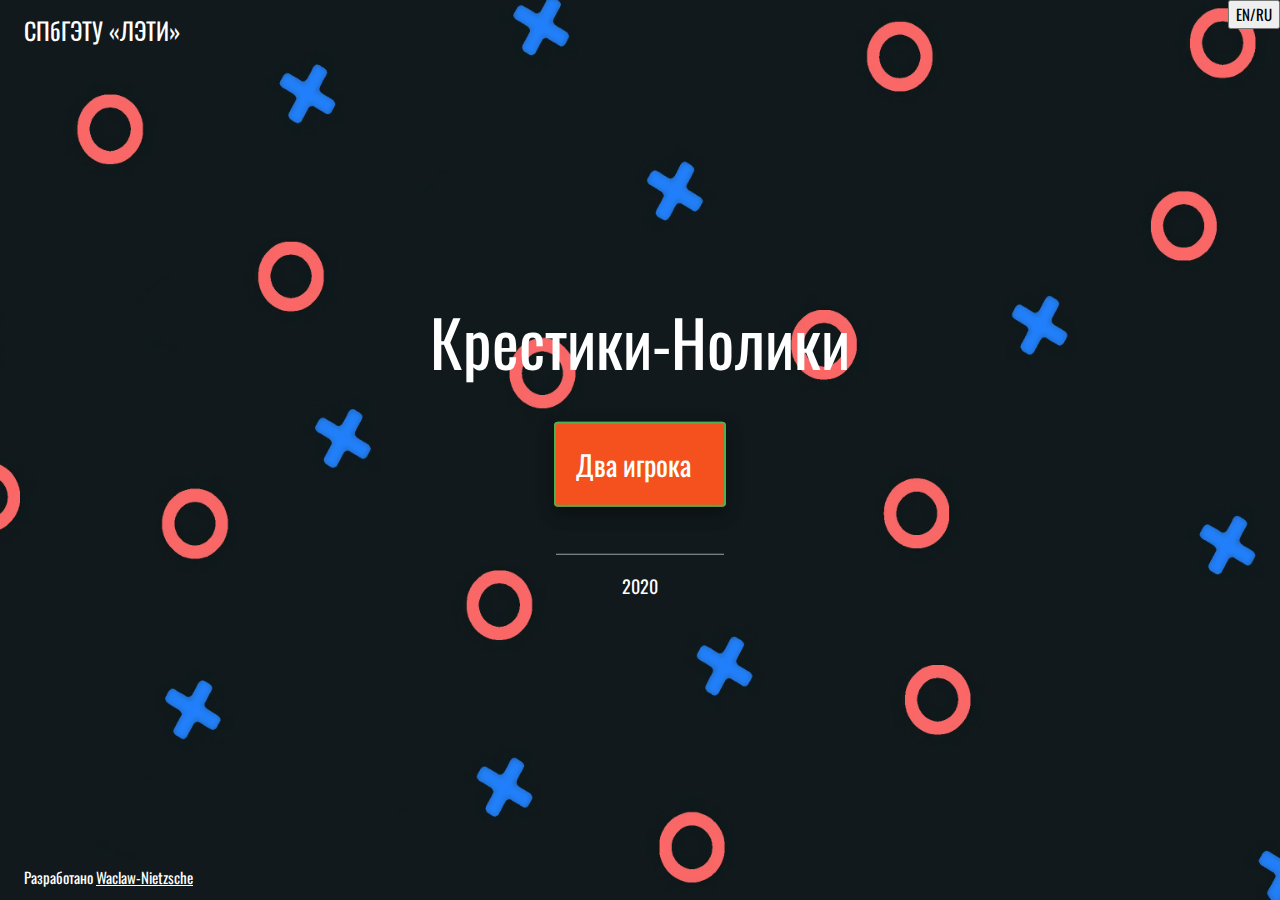
<file: web/index.html>
<!DOCTYPE html>
<html>
    <head>
        <script src="https://ajax.googleapis.com/ajax/libs/jquery/3.4.1/jquery.min.js"></script>
        <script src="javascript/LanguageControl.js"></script>
    </head>
    <title>Крестики-Нолики</title>
    <meta charset="UTF-8">
    <meta name="viewport" content="width=device-width, initial-scale=1">
    <link rel="stylesheet" href="https://www.w3schools.com/w3css/4/w3.css">
    <link rel="stylesheet" href="https://fonts.googleapis.com/css?family=Oswald">
    <style>
        body,h1 {font-family: "Oswald", sans-serif}
        body, html {height: 100%}
        .bgimg
        {
            background-image: url('views/background.png');
            min-height: 100%;
            background-position: center;
            background-size: cover;
        }
        .button
        {
            border-radius: 4px;
            background-color: #f4511e;
            box-shadow: 0 8px 16px 0 rgba(0,0,0,0.2), 0 6px 20px 0 rgba(0,0,0,0.19);
            border: 2px solid #4CAF50;
            color: #FFFFFF;
            text-align: center;
            font-size: 28px;
            padding: 20px;
            width: 200px;
            transition: all 0.5s;
            cursor: pointer;
            margin: 5px;
        }
        .button span
        {
            cursor: pointer;
            display: inline-block;
            position: center;
            transition: 0.5s;
        }
        .button span:after
        {
            content: '\00bb';
            position: center;
            opacity: 0;
            top: 0;
            right: -20px;
            transition: 0.5s;
        }
        .button:hover span
        {
            padding-right: 25px;
        }
        .button:hover span:after
        {
            opacity: 1;
            right: 0;
        }
    </style>
    <body>
        <div class="bgimg w3-display-container w3-text-white">
            <button id="switch-lang" class="w3-display-topright">EN/RU</button>
            <div class="w3-display-topleft w3-padding-large w3-xlarge">
                <span lang="ru">СПбГЭТУ «ЛЭТИ»</span>
                <span lang="en">SPSETU «LETI»</span>
            </div>
            <div align="center" class="w3-display-middle">
                <h1 lang="ru" class="w3-jumbo w3-animate-top">Крестики-Нолики</h1>
                <h1 lang="en" class="w3-jumbo w3-animate-top">Tic-Tac-Toe</h1>
                <br></br>
                <a lang="ru" href="vsplay.html" class="button"><span>Два игрока</span></a>
                <a lang="en" href="vsplay.html" class="button"><span>Two players</span></a>
                <br></br>
                <br></br>
                <hr class="w3-border-grey" style="margin: auto; width: 40%">
                <p class="w3-large w3-center">2020</p>
            </div>
            <div lang="ru" class="w3-display-bottomleft w3-padding-large">
                Разработано <a href="https://github.com/Waclaw-Nietzsche" target="_blank">Waclaw-Nietzsche</a>
            </div>
            <div lang="en" class="w3-display-bottomleft w3-padding-large">
                Developed by <a href="https://github.com/Waclaw-Nietzsche" target="_blank">Waclaw-Nietzsche</a>
            </div>
        </div>
    </body>
</html>
</file>
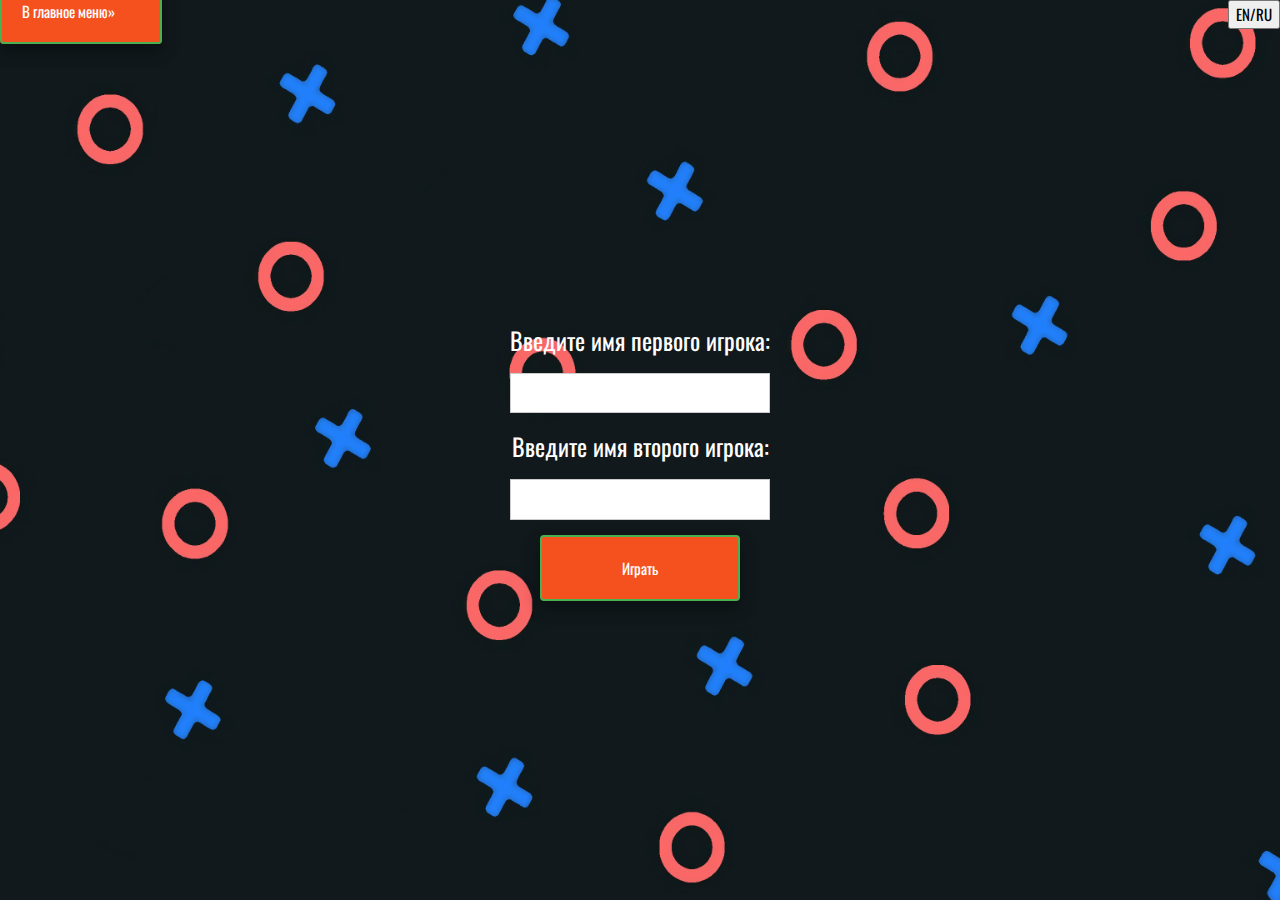
<file: web/vsplay.html>
<!DOCTYPE html>
<html>
    <head>
        <script src="https://ajax.googleapis.com/ajax/libs/jquery/3.4.1/jquery.min.js"></script>
        <script src="javascript/LanguageControl.js"></script>
    </head>
    <meta charset="UTF-8">
    <meta name="viewport" content="width=device-width, initial-scale=1">
    <link rel="stylesheet" href="https://www.w3schools.com/w3css/4/w3.css">
    <link rel="stylesheet" href="https://fonts.googleapis.com/css?family=Oswald">
    <style>
        body,h1 {font-family: "Oswald", sans-serif}
        body, html {height: 100%}
        .bgimg
        {
            background-image: url('views/background.png');
            min-height: 100%;
            background-position: center;
            background-size: cover;
        }
        .bbutton
        {
            border-radius: 4px;
            background-color: #f4511e;
            box-shadow: 0 8px 16px 0 rgba(0,0,0,0.2), 0 6px 20px 0 rgba(0,0,0,0.19);
            border: 2px solid #4CAF50;
            color: #FFFFFF;
            text-align: center;
            font-size: 15px;
            padding: 20px;
            width: 200px;
            transition: all 0.5s;
            cursor: pointer;
            margin: auto;
        }
        .bbutton span
        {
            cursor: pointer;
            display: inline-block;
            position: center;
            transition: 0.5s;
        }
        .bbutton span:after
        {
            content: '\00bb';
            position: center;
            opacity: 0;
            top: 0;
            right: -20px;
            transition: 0.5s;
        }
        .bbutton:hover span
        {
            padding-right: 25px;
        }
        .bbutton:hover span:after
        {
            opacity: 1;
            right: 0;
        }
    </style>

    <body>
            <div class="bgimg w3-display-container w3-text-white">
                <form action="StartServlet" method="post">
                <div align="center" class="w3-display-middle">
                    <br action="StartServlet" method="post">
                        <div lang="ru" class="w3-xlarge">Введите имя первого игрока:</div>
                        <div lang="en" class="w3-xlarge">Enter the first player's name:</div>
                        <p align="left"><input class="w3-input w3-border w3-hover-grey" type="text" name="player1" required></p>
                        <div lang="ru" class="w3-xlarge">Введите имя второго игрока:</div>
                        <div lang="en" class="w3-xlarge">Enter the second player's name:</div>
                        <p align="left"><input class="w3-input w3-border w3-hover-grey" type="text" name="player2" required></p>
                        <button lang="ru" class="bbutton" type="submit" >Играть</button>
                        <button lang="en" class="bbutton" type="submit" >Play</button>
                </div>
                </form>
                <button id="switch-lang" class="w3-display-topright">EN/RU</button>
                <a lang="ru" href="index.html" class="bbutton"><span>В главное меню</span></a>
                <a lang="en" href="index.html" class="bbutton"><span>Back to main menu</span></a>
            </div>


    </body>
</html>
</file>
